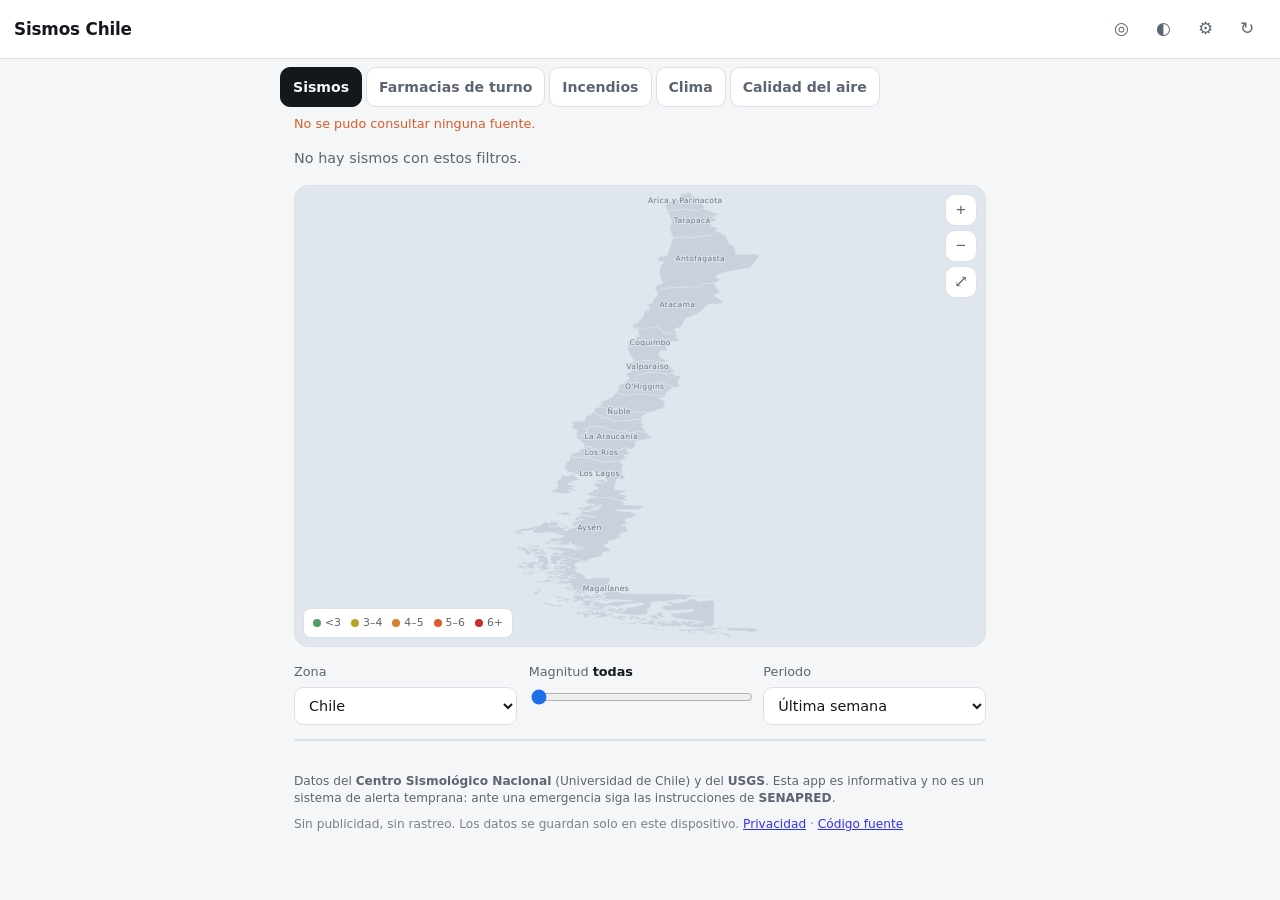
<file: index.html>
<!DOCTYPE html>
<html lang="es-CL">
<head>
<meta charset="utf-8">
<meta name="viewport" content="width=device-width, initial-scale=1, viewport-fit=cover">
<title>Sismos Chile</title>
<meta name="description" content="Sismos, farmacias de turno, clima y calidad del aire en Chile, en tiempo real y con fuentes oficiales. Sin publicidad ni rastreo.">
<meta name="theme-color" content="#0f1216">
<link rel="manifest" href="manifest.webmanifest?v=13">
<link rel="icon" href="icono.svg" type="image/svg+xml">
<link rel="apple-touch-icon" href="icono-180.png">
<link rel="stylesheet" href="app.css?v=13">
</head>
<body>

<header class="barra">
  <h1>Sismos Chile</h1>
  <div class="barra-btns">
    <button id="btn-ubicacion" class="icono" title="Usar mi ubicación" aria-label="Usar mi ubicación">◎</button>
    <button id="btn-tema" class="icono" title="Cambiar tema" aria-label="Cambiar tema">◐</button>
    <button id="btn-ajustes" class="icono" title="Ajustes" aria-label="Ajustes">⚙</button>
    <button id="btn-refrescar" class="icono" title="Actualizar" aria-label="Actualizar">↻</button>
  </div>
</header>

<nav class="pestanias" role="tablist" aria-label="Secciones">
  <button class="pestania" role="tab" data-vista="sismos" aria-selected="true">Sismos</button>
  <button class="pestania" role="tab" data-vista="farmacias" aria-selected="false">Farmacias de turno</button>
  <button class="pestania" role="tab" data-vista="incendios" aria-selected="false">Incendios</button>
  <button class="pestania" role="tab" data-vista="clima" aria-selected="false">Clima</button>
  <button class="pestania" role="tab" data-vista="aire" aria-selected="false">Calidad del aire</button>
</nav>

<p id="estado" class="estado" role="status" aria-live="polite"></p>

<main>
  <section id="resumen" class="resumen"></section>

  <section class="mapa-caja">
    <svg id="mapa" viewBox="0 0 0 0" role="img" aria-label="Mapa de Chile"></svg>
    <div class="mapa-btns">
      <button id="zoom-mas" class="icono" aria-label="Acercar">+</button>
      <button id="zoom-menos" class="icono" aria-label="Alejar">−</button>
      <button id="zoom-reset" class="icono" aria-label="Ajustar el mapa">⤢</button>
    </div>
    <ul id="leyenda" class="leyenda"></ul>
  </section>

  <div class="panel" data-vista="sismos">
    <section class="filtros filtros-3">
      <label class="filtro">
        <span>Zona</span>
        <select id="f-ambito">
          <option value="chile">Chile</option>
          <option value="mundo">Todo el mundo</option>
        </select>
      </label>
      <label class="filtro">
        <span>Magnitud <b id="f-mag-val"></b></span>
        <input id="f-mag" type="range" min="0" max="6" step="0.5">
      </label>
      <label class="filtro">
        <span>Periodo</span>
        <select id="f-dias">
          <option value="1">Últimas 24 horas</option>
          <option value="3">Últimos 3 días</option>
          <option value="7">Última semana</option>
          <option value="30">Último mes</option>
        </select>
      </label>
    </section>
    <section id="lista" class="lista"></section>
  </div>

  <div class="panel" data-vista="farmacias" hidden>
    <section class="filtros">
      <label class="filtro">
        <span>Comuna</span>
        <select id="f-comuna"><option value="">Todo Chile</option></select>
      </label>
      <label class="filtro check-filtro">
        <span>Disponibilidad</span>
        <label class="check">
          <input id="f-abiertas" type="checkbox">
          <span>Solo las abiertas ahora</span>
        </label>
      </label>
    </section>
    <section id="lista-farmacias" class="lista"></section>
  </div>

  <div class="panel" data-vista="incendios" hidden>
    <section class="filtros">
      <label class="filtro">
        <span>Periodo</span>
        <select id="f-horas">
          <option value="6">Últimas 6 horas</option>
          <option value="12">Últimas 12 horas</option>
          <option value="24" selected>Últimas 24 horas</option>
          <option value="48">Últimas 48 horas</option>
        </select>
      </label>
    </section>
    <section id="lista-incendios" class="lista"></section>
  </div>

  <div class="panel" data-vista="clima" hidden>
    <section class="filtros">
      <label class="filtro">
        <span>Ciudad</span>
        <select id="f-ciudad"></select>
      </label>
    </section>
    <section id="lista-clima"></section>
  </div>

  <div class="panel" data-vista="aire" hidden>
    <section class="filtros">
      <label class="filtro">
        <span>Región</span>
        <select id="f-region"><option value="">Todo Chile</option></select>
      </label>
      <label class="filtro">
        <span>Contaminante</span>
        <select id="f-contaminante">
          <option value="PM25">Material particulado fino (MP-2,5)</option>
          <option value="PM10">Material particulado (MP-10)</option>
          <option value="0008">Ozono</option>
          <option value="0003">Dióxido de nitrógeno</option>
          <option value="0001">Dióxido de azufre</option>
          <option value="0004">Monóxido de carbono</option>
        </select>
      </label>
    </section>
    <section id="lista-aire" class="lista"></section>
  </div>
</main>

<footer>
  <p id="creditos"></p>
  <p class="fina">Sin publicidad, sin rastreo. Los datos se guardan solo en este dispositivo.
     <a href="privacidad.html">Privacidad</a> ·
     <a href="https://github.com/Rodrigobade/sismos-chile">Código fuente</a></p>
</footer>

<dialog id="detalle">
  <button class="cerrar" aria-label="Cerrar">×</button>
  <div id="detalle-cuerpo"></div>
</dialog>

<dialog id="ajustes">
  <button class="cerrar" aria-label="Cerrar">×</button>
  <h2>Ajustes</h2>
  <label class="filtro">
    <span>Avisarme de sismos <b id="f-umbral-val"></b></span>
    <input id="f-umbral" type="range" min="3" max="7" step="0.5">
  </label>
  <label class="check">
    <input id="f-avisos" type="checkbox">
    <span>Activar avisos mientras la app está abierta</span>
  </label>
  <p class="fina">Los avisos llegan cuando la app está abierta o en segundo plano reciente.
     Ningún dato sale de tu teléfono.</p>
</dialog>

<script src="geo.js?v=13"></script>
<script src="geo-chile.js?v=13"></script>
<script src="mundo.js?v=13"></script>
<script src="app.js?v=13"></script>
<script src="aire.js?v=13"></script>
<script src="farmacias.js?v=13"></script>
<script src="clima.js?v=13"></script>
<script src="incendios.js?v=13"></script>
</body>
</html>
</file>
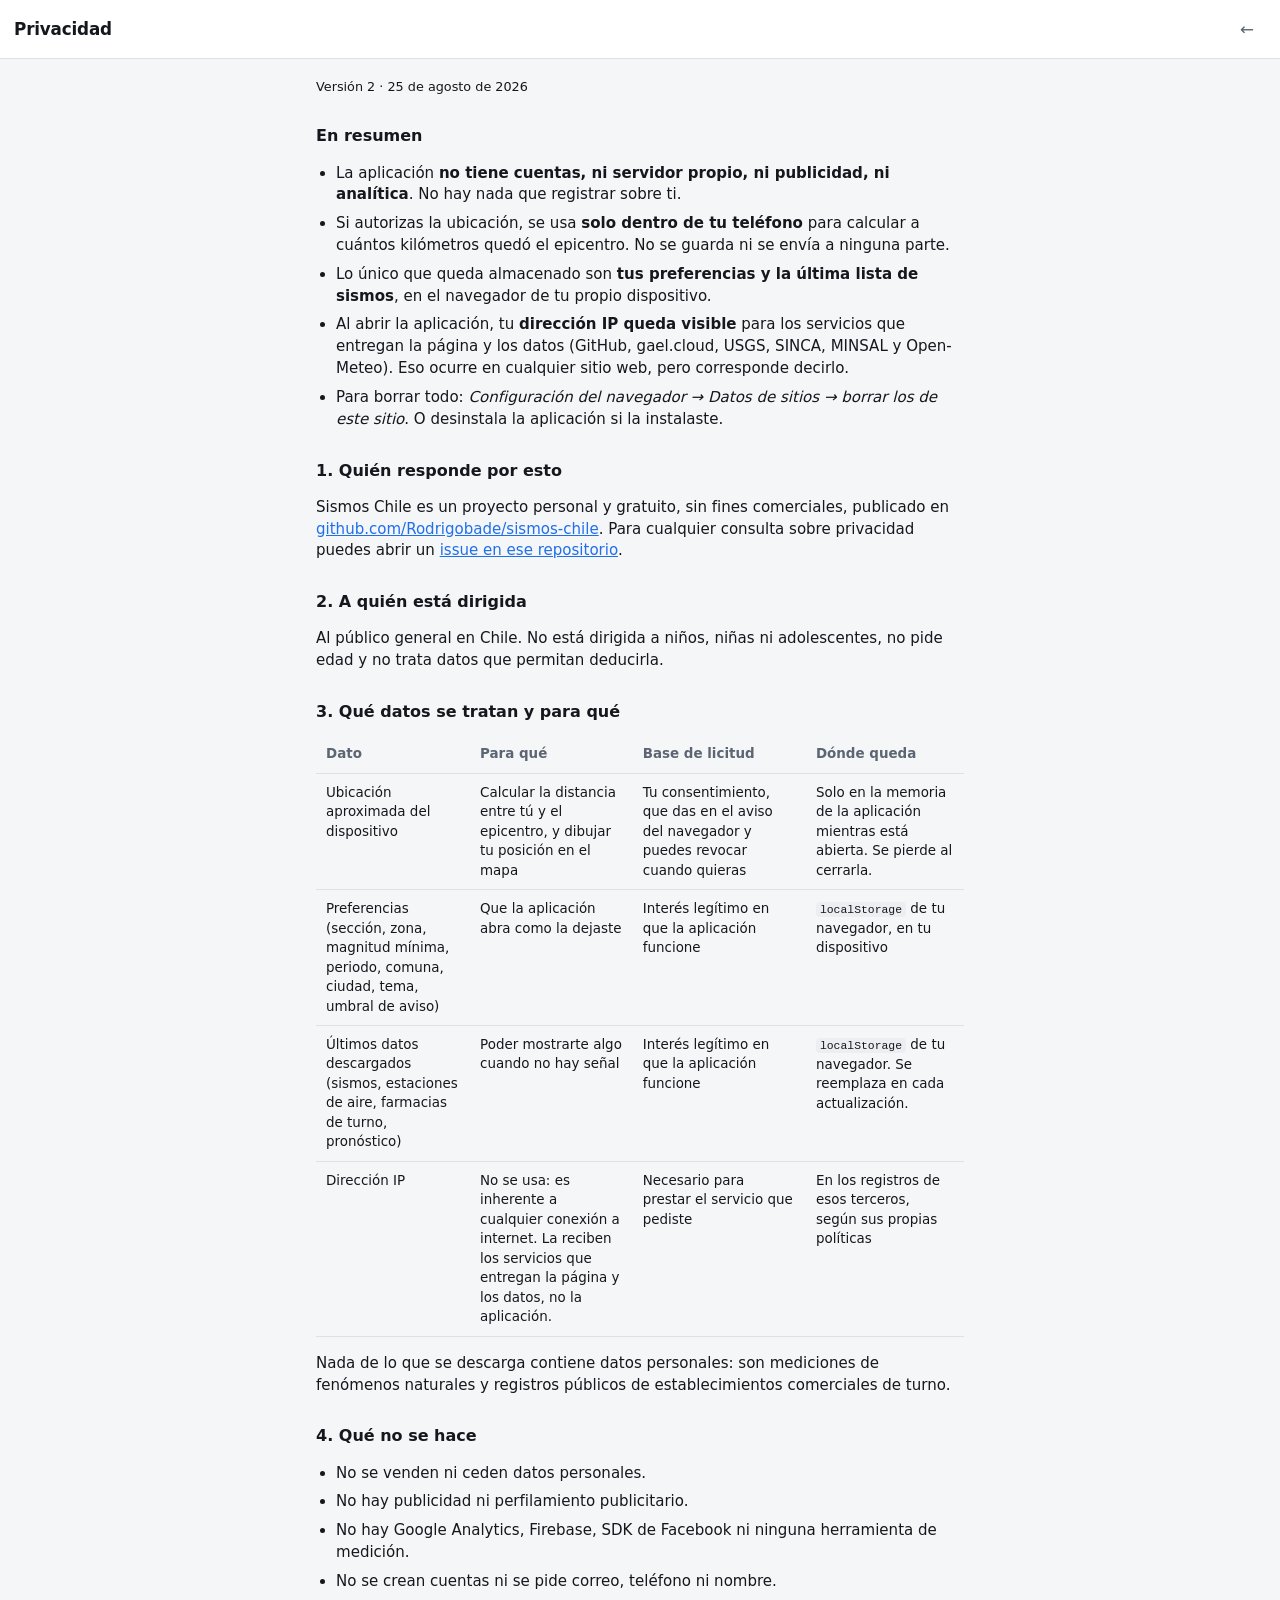
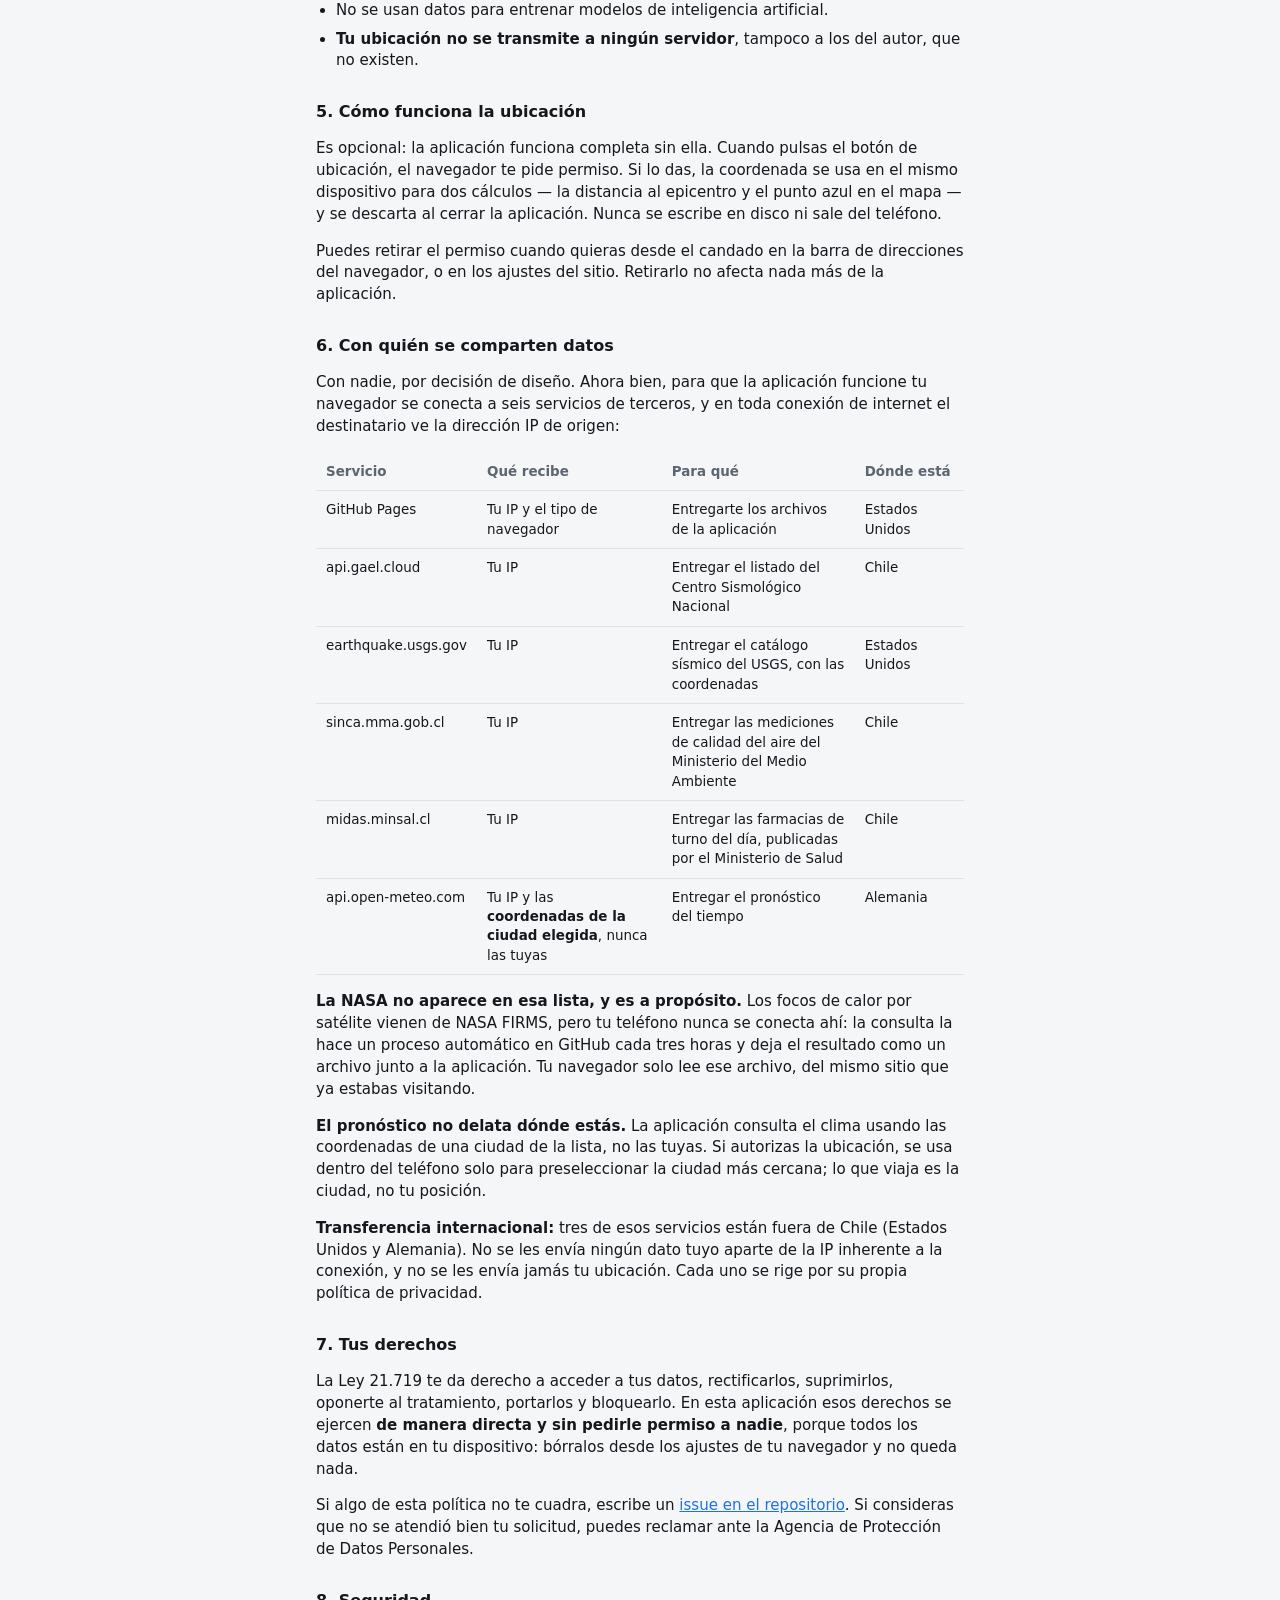
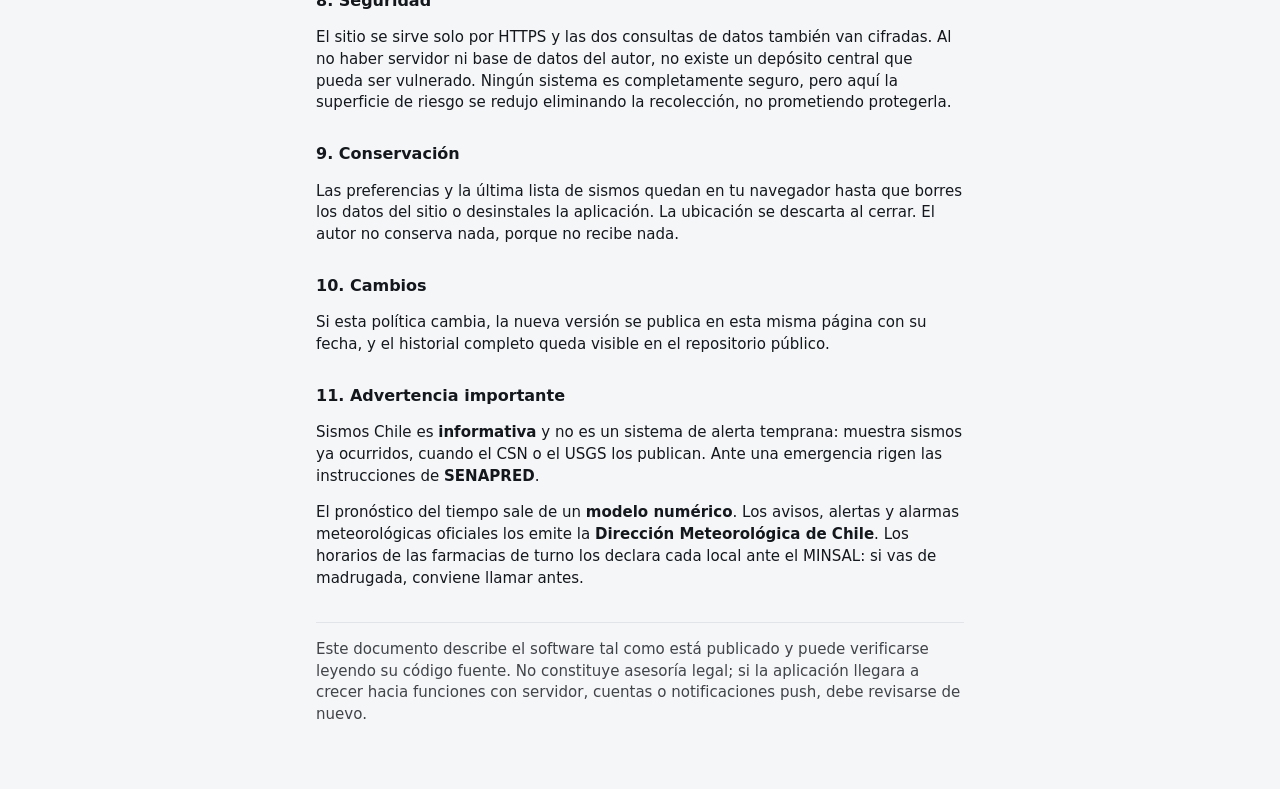
<file: privacidad.html>
<!DOCTYPE html>
<html lang="es-CL">
<head>
<meta charset="utf-8">
<meta name="viewport" content="width=device-width, initial-scale=1, viewport-fit=cover">
<title>Privacidad · Sismos Chile</title>
<meta name="description" content="Qué datos toca la aplicación Sismos Chile y qué no hace con ellos.">
<meta name="theme-color" content="#0f1216">
<link rel="icon" href="icono.svg" type="image/svg+xml">
<link rel="stylesheet" href="app.css?v=13">
</head>
<body>

<header class="barra">
  <h1>Privacidad</h1>
  <div class="barra-btns"><a class="icono" href="./" title="Volver" aria-label="Volver">←</a></div>
</header>

<main class="texto">

<p class="fecha">Versión 2 · 25 de agosto de 2026</p>

<h2>En resumen</h2>
<ul class="resumen-lista">
  <li>La aplicación <strong>no tiene cuentas, ni servidor propio, ni publicidad, ni analítica</strong>.
      No hay nada que registrar sobre ti.</li>
  <li>Si autorizas la ubicación, se usa <strong>solo dentro de tu teléfono</strong> para calcular a
      cuántos kilómetros quedó el epicentro. No se guarda ni se envía a ninguna parte.</li>
  <li>Lo único que queda almacenado son <strong>tus preferencias y la última lista de sismos</strong>,
      en el navegador de tu propio dispositivo.</li>
  <li>Al abrir la aplicación, tu <strong>dirección IP queda visible</strong> para los servicios
      que entregan la página y los datos (GitHub, gael.cloud, USGS, SINCA, MINSAL y Open-Meteo).
      Eso ocurre en cualquier sitio web, pero corresponde decirlo.</li>
  <li>Para borrar todo: <em>Configuración del navegador → Datos de sitios → borrar los de este
      sitio</em>. O desinstala la aplicación si la instalaste.</li>
</ul>

<h2>1. Quién responde por esto</h2>
<p>Sismos Chile es un proyecto personal y gratuito, sin fines comerciales, publicado en
   <a href="https://github.com/Rodrigobade/sismos-chile">github.com/Rodrigobade/sismos-chile</a>.
   Para cualquier consulta sobre privacidad puedes abrir un
   <a href="https://github.com/Rodrigobade/sismos-chile/issues">issue en ese repositorio</a>.</p>

<h2>2. A quién está dirigida</h2>
<p>Al público general en Chile. No está dirigida a niños, niñas ni adolescentes, no pide edad y no
   trata datos que permitan deducirla.</p>

<h2>3. Qué datos se tratan y para qué</h2>

<div class="tabla-scroll">
<table>
<thead>
  <tr><th>Dato</th><th>Para qué</th><th>Base de licitud</th><th>Dónde queda</th></tr>
</thead>
<tbody>
  <tr>
    <td>Ubicación aproximada del dispositivo</td>
    <td>Calcular la distancia entre tú y el epicentro, y dibujar tu posición en el mapa</td>
    <td>Tu consentimiento, que das en el aviso del navegador y puedes revocar cuando quieras</td>
    <td>Solo en la memoria de la aplicación mientras está abierta. Se pierde al cerrarla.</td>
  </tr>
  <tr>
    <td>Preferencias (sección, zona, magnitud mínima, periodo, comuna, ciudad, tema, umbral de aviso)</td>
    <td>Que la aplicación abra como la dejaste</td>
    <td>Interés legítimo en que la aplicación funcione</td>
    <td><code>localStorage</code> de tu navegador, en tu dispositivo</td>
  </tr>
  <tr>
    <td>Últimos datos descargados (sismos, estaciones de aire, farmacias de turno, pronóstico)</td>
    <td>Poder mostrarte algo cuando no hay señal</td>
    <td>Interés legítimo en que la aplicación funcione</td>
    <td><code>localStorage</code> de tu navegador. Se reemplaza en cada actualización.</td>
  </tr>
  <tr>
    <td>Dirección IP</td>
    <td>No se usa: es inherente a cualquier conexión a internet. La reciben los servicios
        que entregan la página y los datos, no la aplicación.</td>
    <td>Necesario para prestar el servicio que pediste</td>
    <td>En los registros de esos terceros, según sus propias políticas</td>
  </tr>
</tbody>
</table>
</div>

<p>Nada de lo que se descarga contiene datos personales: son mediciones de fenómenos naturales y
   registros públicos de establecimientos comerciales de turno.</p>

<h2>4. Qué no se hace</h2>
<ul>
  <li>No se venden ni ceden datos personales.</li>
  <li>No hay publicidad ni perfilamiento publicitario.</li>
  <li>No hay Google Analytics, Firebase, SDK de Facebook ni ninguna herramienta de medición.</li>
  <li>No se crean cuentas ni se pide correo, teléfono ni nombre.</li>
  <li>No se usan datos para entrenar modelos de inteligencia artificial.</li>
  <li><strong>Tu ubicación no se transmite a ningún servidor</strong>, tampoco a los del autor,
      que no existen.</li>
</ul>

<h2>5. Cómo funciona la ubicación</h2>
<p>Es opcional: la aplicación funciona completa sin ella. Cuando pulsas el botón de ubicación, el
   navegador te pide permiso. Si lo das, la coordenada se usa en el mismo dispositivo para dos
   cálculos — la distancia al epicentro y el punto azul en el mapa — y se descarta al cerrar la
   aplicación. Nunca se escribe en disco ni sale del teléfono.</p>
<p>Puedes retirar el permiso cuando quieras desde el candado en la barra de direcciones del
   navegador, o en los ajustes del sitio. Retirarlo no afecta nada más de la aplicación.</p>

<h2>6. Con quién se comparten datos</h2>
<p>Con nadie, por decisión de diseño. Ahora bien, para que la aplicación funcione tu navegador se
   conecta a seis servicios de terceros, y en toda conexión de internet el destinatario ve la
   dirección IP de origen:</p>

<div class="tabla-scroll">
<table>
<thead>
  <tr><th>Servicio</th><th>Qué recibe</th><th>Para qué</th><th>Dónde está</th></tr>
</thead>
<tbody>
  <tr>
    <td>GitHub Pages</td><td>Tu IP y el tipo de navegador</td>
    <td>Entregarte los archivos de la aplicación</td><td>Estados Unidos</td>
  </tr>
  <tr>
    <td>api.gael.cloud</td><td>Tu IP</td>
    <td>Entregar el listado del Centro Sismológico Nacional</td><td>Chile</td>
  </tr>
  <tr>
    <td>earthquake.usgs.gov</td><td>Tu IP</td>
    <td>Entregar el catálogo sísmico del USGS, con las coordenadas</td><td>Estados Unidos</td>
  </tr>
  <tr>
    <td>sinca.mma.gob.cl</td><td>Tu IP</td>
    <td>Entregar las mediciones de calidad del aire del Ministerio del Medio Ambiente</td>
    <td>Chile</td>
  </tr>
  <tr>
    <td>midas.minsal.cl</td><td>Tu IP</td>
    <td>Entregar las farmacias de turno del día, publicadas por el Ministerio de Salud</td>
    <td>Chile</td>
  </tr>
  <tr>
    <td>api.open-meteo.com</td>
    <td>Tu IP y las <strong>coordenadas de la ciudad elegida</strong>, nunca las tuyas</td>
    <td>Entregar el pronóstico del tiempo</td><td>Alemania</td>
  </tr>
</tbody>
</table>
</div>

<p><strong>La NASA no aparece en esa lista, y es a propósito.</strong> Los focos de calor por
   satélite vienen de NASA FIRMS, pero tu teléfono nunca se conecta ahí: la consulta la hace un
   proceso automático en GitHub cada tres horas y deja el resultado como un archivo junto a la
   aplicación. Tu navegador solo lee ese archivo, del mismo sitio que ya estabas visitando.</p>

<p><strong>El pronóstico no delata dónde estás.</strong> La aplicación consulta el clima usando las
   coordenadas de una ciudad de la lista, no las tuyas. Si autorizas la ubicación, se usa dentro
   del teléfono solo para preseleccionar la ciudad más cercana; lo que viaja es la ciudad, no tu
   posición.</p>

<p><strong>Transferencia internacional:</strong> tres de esos servicios están fuera de Chile
   (Estados Unidos y Alemania). No se les envía ningún dato tuyo aparte de la IP inherente a la
   conexión, y no se les envía jamás tu ubicación. Cada uno se rige por su propia política de
   privacidad.</p>

<h2>7. Tus derechos</h2>
<p>La Ley 21.719 te da derecho a acceder a tus datos, rectificarlos, suprimirlos, oponerte al
   tratamiento, portarlos y bloquearlo. En esta aplicación esos derechos se ejercen <strong>de
   manera directa y sin pedirle permiso a nadie</strong>, porque todos los datos están en tu
   dispositivo: bórralos desde los ajustes de tu navegador y no queda nada.</p>
<p>Si algo de esta política no te cuadra, escribe un
   <a href="https://github.com/Rodrigobade/sismos-chile/issues">issue en el repositorio</a>.
   Si consideras que no se atendió bien tu solicitud, puedes reclamar ante la Agencia de
   Protección de Datos Personales.</p>

<h2>8. Seguridad</h2>
<p>El sitio se sirve solo por HTTPS y las dos consultas de datos también van cifradas. Al no haber
   servidor ni base de datos del autor, no existe un depósito central que pueda ser vulnerado.
   Ningún sistema es completamente seguro, pero aquí la superficie de riesgo se redujo eliminando
   la recolección, no prometiendo protegerla.</p>

<h2>9. Conservación</h2>
<p>Las preferencias y la última lista de sismos quedan en tu navegador hasta que borres los datos
   del sitio o desinstales la aplicación. La ubicación se descarta al cerrar. El autor no conserva
   nada, porque no recibe nada.</p>

<h2>10. Cambios</h2>
<p>Si esta política cambia, la nueva versión se publica en esta misma página con su fecha, y el
   historial completo queda visible en el repositorio público.</p>

<h2>11. Advertencia importante</h2>
<p>Sismos Chile es <strong>informativa</strong> y no es un sistema de alerta temprana: muestra
   sismos ya ocurridos, cuando el CSN o el USGS los publican. Ante una emergencia rigen las
   instrucciones de <strong>SENAPRED</strong>.</p>
<p>El pronóstico del tiempo sale de un <strong>modelo numérico</strong>. Los avisos, alertas y
   alarmas meteorológicas oficiales los emite la <strong>Dirección Meteorológica de Chile</strong>.
   Los horarios de las farmacias de turno los declara cada local ante el MINSAL: si vas de
   madrugada, conviene llamar antes.</p>

<p class="fina aviso">Este documento describe el software tal como está publicado y puede
   verificarse leyendo su código fuente. No constituye asesoría legal; si la aplicación llegara a
   crecer hacia funciones con servidor, cuentas o notificaciones push, debe revisarse de nuevo.</p>

</main>
</body>
</html>
</file>
<file: app.css>
/* app.css — Sismos Chile */

:root {
  --fondo: #f5f6f8;
  --superficie: #ffffff;
  --superficie-2: #eceef2;
  --texto: #14181d;
  --texto-2: #5c6572;
  --borde: #dde1e7;
  --acento: #1f6feb;
  --mar: #dfe6ee;
  --tierra: #c9d2dc;
  --n1: #4f9d69;
  --n2: #b9a227;
  --n3: #d9822b;
  --n4: #d95c2b;
  --n5: #c62f2f;
  --n6: #8b1a5a;
  --sombra: 0 1px 3px rgba(20,24,29,.10), 0 6px 20px rgba(20,24,29,.06);
}

@media (prefers-color-scheme: dark) {
  :root:not([data-tema="light"]) {
    --fondo: #0f1216;
    --superficie: #171c22;
    --superficie-2: #1f262e;
    --texto: #e8ecf1;
    --texto-2: #98a3b0;
    --borde: #2a323b;
    --acento: #5a9bff;
    --mar: #131920;
    --tierra: #2b3540;
    --n1: #58b47a;
    --n2: #d4bb37;
    --n3: #eb9a45;
    --n4: #f0703c;
    --n5: #e64848;
    --n6: #e0508f;
    --sombra: 0 1px 3px rgba(0,0,0,.5), 0 8px 24px rgba(0,0,0,.35);
  }
}

:root[data-tema="dark"] {
  --fondo: #0f1216;
  --superficie: #171c22;
  --superficie-2: #1f262e;
  --texto: #e8ecf1;
  --texto-2: #98a3b0;
  --borde: #2a323b;
  --acento: #5a9bff;
  --mar: #131920;
  --tierra: #2b3540;
  --n1: #58b47a;
  --n2: #d4bb37;
  --n3: #eb9a45;
  --n4: #f0703c;
  --n5: #e64848;
  --n6: #e0508f;
  --sombra: 0 1px 3px rgba(0,0,0,.5), 0 8px 24px rgba(0,0,0,.35);
}

* { box-sizing: border-box; }

body {
  margin: 0;
  padding: 0 0 env(safe-area-inset-bottom);
  background: var(--fondo);
  color: var(--texto);
  font: 16px/1.45 system-ui, -apple-system, "Segoe UI", Roboto, sans-serif;
  -webkit-text-size-adjust: 100%;
}

main { max-width: 720px; margin: 0 auto; padding: 0 14px 32px; }

/* ---- barra ---- */

.barra {
  position: sticky; top: 0; z-index: 10;
  display: flex; align-items: center; justify-content: space-between;
  gap: 10px;
  padding: max(10px, env(safe-area-inset-top)) 14px 10px;
  background: var(--superficie);
  border-bottom: 1px solid var(--borde);
}

.barra h1 { margin: 0; font-size: 1.05rem; font-weight: 650; letter-spacing: -.01em; }
.barra-btns { display: flex; gap: 4px; }

.icono {
  width: 38px; height: 38px;
  display: grid; place-items: center;
  font-size: 1.05rem; line-height: 1;
  color: var(--texto-2);
  background: transparent;
  border: 1px solid transparent;
  border-radius: 10px;
  cursor: pointer;
}
.icono:hover, .icono:focus-visible { background: var(--superficie-2); color: var(--texto); }

/* ---- pestañas ---- */

.pestanias {
  position: sticky; top: 58px; z-index: 9;
  display: flex; gap: 4px;
  max-width: 720px;
  margin: 0 auto;
  padding: 8px 14px 0;
}
@media (min-width: 748px) { .pestanias { padding-left: 0; padding-right: 0; } }

.pestania {
  flex: 1;
  padding: 9px 12px;
  font: inherit; font-size: .88rem; font-weight: 550;
  color: var(--texto-2);
  background: var(--superficie);
  border: 1px solid var(--borde);
  border-radius: 10px;
  cursor: pointer;
}
.pestania[aria-selected="true"] {
  color: var(--fondo);
  background: var(--texto);
  border-color: var(--texto);
}

.panel[hidden] { display: none; }

.estado {
  max-width: 720px;
  margin: 0 auto;
  padding: 8px 14px 0;
  font-size: .8rem;
  color: var(--texto-2);
  min-height: 1.6em;
}
.estado.alerta { color: var(--n4); }

/* ---- último sismo ---- */

.resumen { margin: 12px 0 16px; }

.ultimo {
  display: grid;
  grid-template-columns: auto 1fr;
  grid-template-areas: "mag etq" "mag lugar" "mag meta";
  gap: 0 16px;
  width: 100%;
  padding: 16px 18px;
  text-align: left;
  background: var(--superficie);
  border: 1px solid var(--borde);
  border-left: 5px solid var(--nivel, var(--borde));
  border-radius: 14px;
  box-shadow: var(--sombra);
  color: inherit;
  cursor: pointer;
  font: inherit;
}
.ultimo.n1 { --nivel: var(--n1); } .ultimo.n2 { --nivel: var(--n2); }
.ultimo.n3 { --nivel: var(--n3); } .ultimo.n4 { --nivel: var(--n4); }
.ultimo.n5 { --nivel: var(--n5); } .ultimo.n6 { --nivel: var(--n6); }

.ultimo-etq   { grid-area: etq; font-size: .72rem; text-transform: uppercase;
                letter-spacing: .08em; color: var(--texto-2); }
.ultimo-mag   { grid-area: mag; align-self: center;
                font-size: 2.9rem; font-weight: 700; line-height: 1;
                font-variant-numeric: tabular-nums; color: var(--nivel); }
.ultimo-lugar { grid-area: lugar; font-size: 1.05rem; font-weight: 600; margin: 2px 0; }
.ultimo-meta  { grid-area: meta; font-size: .82rem; color: var(--texto-2); }
.dist { color: var(--acento); }

.conteo { margin: 10px 2px 0; font-size: .8rem; color: var(--texto-2); }
.vacio  { color: var(--texto-2); font-size: .9rem; }

/* ---- mapa ---- */

.mapa-caja {
  position: relative;
  background: var(--mar);
  border: 1px solid var(--borde);
  border-radius: 14px;
  overflow: hidden;
  margin-bottom: 16px;
}

#mapa {
  display: block;
  width: 100%;
  height: min(58vh, 460px);
  touch-action: none;
  cursor: grab;
}

/* Las regiones se dibujan una por una: el borde tenue deja distinguirlas sin
   convertir el mapa en un rompecabezas. */
.tierra { fill: var(--tierra); stroke: var(--mar); stroke-width: .5; stroke-opacity: .9; }
.ciudad { fill: var(--texto-2); opacity: .65; }
.etq    { fill: var(--texto-2); font-size: 7px; opacity: .8;
          font-family: system-ui, sans-serif; }

.pt { stroke: var(--fondo); stroke-width: .5; cursor: pointer; }
.pt.n1 { fill: var(--n1); } .pt.n2 { fill: var(--n2); } .pt.n3 { fill: var(--n3); }
.pt.n4 { fill: var(--n4); } .pt.n5 { fill: var(--n5); } .pt.n6 { fill: var(--n6); }
.pt.estimado { fill-opacity: .35; stroke: currentColor; stroke-dasharray: 1 1; }
.pt.n1.estimado { color: var(--n1); } .pt.n2.estimado { color: var(--n2); }
.pt.n3.estimado { color: var(--n3); } .pt.n4.estimado { color: var(--n4); }
.pt.n5.estimado { color: var(--n5); } .pt.n6.estimado { color: var(--n6); }

.yo { fill: var(--acento); stroke: var(--superficie); stroke-width: 1; }

.mapa-btns {
  position: absolute; top: 8px; right: 8px;
  display: flex; flex-direction: column; gap: 4px;
}
.mapa-btns .icono {
  width: 32px; height: 32px;
  background: var(--superficie);
  border: 1px solid var(--borde);
}

.leyenda {
  position: absolute; left: 8px; bottom: 8px;
  display: flex; gap: 10px;
  margin: 0; padding: 6px 9px;
  list-style: none;
  font-size: .68rem;
  color: var(--texto-2);
  background: var(--superficie);
  border: 1px solid var(--borde);
  border-radius: 8px;
}
.leyenda li { display: flex; align-items: center; gap: 4px; }
.leyenda i { width: 8px; height: 8px; border-radius: 50%; }
.leyenda .n1 { background: var(--n1); } .leyenda .n2 { background: var(--n2); }
.leyenda .n3 { background: var(--n3); } .leyenda .n4 { background: var(--n4); }
.leyenda .n5 { background: var(--n5); }

/* ---- filtros ---- */

.filtros {
  display: grid;
  grid-template-columns: 1fr 1fr;
  gap: 12px;
  margin-bottom: 14px;
}
@media (max-width: 460px) { .filtros { grid-template-columns: 1fr; } }

.filtro { display: block; font-size: .8rem; color: var(--texto-2); }
.filtro > span { display: block; margin-bottom: 5px; }
.filtro b { color: var(--texto); font-variant-numeric: tabular-nums; }
.filtro input[type=range] { width: 100%; accent-color: var(--acento); }
.filtro select {
  width: 100%; padding: 9px 10px;
  font: inherit; font-size: .9rem;
  color: var(--texto);
  background: var(--superficie);
  border: 1px solid var(--borde);
  border-radius: 9px;
}

.check { display: flex; align-items: flex-start; gap: 9px; margin: 14px 0; font-size: .9rem; }
.check input { margin-top: 3px; accent-color: var(--acento); }

/* ---- lista ---- */

.lista {
  background: var(--superficie);
  border: 1px solid var(--borde);
  border-radius: 14px;
  overflow: hidden;
}

.fila {
  display: flex; align-items: center; gap: 12px;
  width: 100%;
  padding: 11px 14px;
  text-align: left;
  background: none;
  border: 0;
  border-bottom: 1px solid var(--borde);
  color: inherit;
  font: inherit;
  cursor: pointer;
}
.fila:last-child { border-bottom: 0; }
.fila:hover, .fila:focus-visible { background: var(--superficie-2); }

.mag {
  flex: 0 0 46px;
  padding: 5px 0;
  text-align: center;
  font-size: 1rem; font-weight: 700;
  font-variant-numeric: tabular-nums;
  color: #fff;
  border-radius: 8px;
}
.mag.n1 { background: var(--n1); } .mag.n2 { background: var(--n2); }
.mag.n3 { background: var(--n3); } .mag.n4 { background: var(--n4); }
.mag.n5 { background: var(--n5); } .mag.n6 { background: var(--n6); }

.fila-txt { flex: 1 1 auto; min-width: 0; display: block; }
.lugar { display: block; font-size: .93rem; font-weight: 550;
         overflow: hidden; text-overflow: ellipsis; white-space: nowrap; }
.meta  { display: block; font-size: .76rem; color: var(--texto-2); }
.hace  { flex: 0 0 auto; font-size: .74rem; color: var(--texto-2); white-space: nowrap; }

.badge {
  display: inline-block;
  padding: 0 5px;
  font-size: .64rem; font-weight: 600; letter-spacing: .04em;
  color: var(--texto-2);
  background: var(--superficie-2);
  border: 1px solid var(--borde);
  border-radius: 5px;
}

/* ---- pie ---- */

footer {
  max-width: 720px;
  margin: 0 auto;
  padding: 0 14px 40px;
  font-size: .76rem;
  color: var(--texto-2);
}
footer p { margin: 0 0 8px; }
.fina { opacity: .8; }

/* ---- diálogos ---- */

dialog {
  width: min(520px, calc(100vw - 24px));
  padding: 22px;
  color: var(--texto);
  background: var(--superficie);
  border: 1px solid var(--borde);
  border-radius: 16px;
  box-shadow: var(--sombra);
}
dialog::backdrop { background: rgba(0,0,0,.5); }
dialog h2 { margin: 0 0 12px; font-size: 1.05rem; }

.cerrar {
  position: absolute; top: 10px; right: 12px;
  width: 32px; height: 32px;
  font-size: 1.3rem; line-height: 1;
  color: var(--texto-2);
  background: none; border: 0; border-radius: 8px;
  cursor: pointer;
}
.cerrar:hover { background: var(--superficie-2); }

.det-cab { display: flex; align-items: baseline; gap: 10px; margin-bottom: 6px; }
.det-cab.n1 { --nivel: var(--n1); } .det-cab.n2 { --nivel: var(--n2); }
.det-cab.n3 { --nivel: var(--n3); } .det-cab.n4 { --nivel: var(--n4); }
.det-cab.n5 { --nivel: var(--n5); } .det-cab.n6 { --nivel: var(--n6); }
.det-mag { font-size: 2.6rem; font-weight: 700; line-height: 1;
           font-variant-numeric: tabular-nums; color: var(--nivel); }
.det-nivel { font-size: .85rem; text-transform: uppercase; letter-spacing: .07em;
             color: var(--nivel); }

#detalle h2 { margin: 0 0 14px; font-size: 1.1rem; }
dl { margin: 0; }
.dato { display: flex; justify-content: space-between; gap: 14px;
        padding: 9px 0; border-bottom: 1px solid var(--borde); }
.dato dt { font-size: .84rem; color: var(--texto-2); }
.dato dd { margin: 0; font-size: .9rem; text-align: right;
           font-variant-numeric: tabular-nums; }
.dato em { color: var(--texto-2); font-size: .8rem; }

.det-acciones { display: flex; gap: 8px; margin-top: 16px; }
.btn {
  flex: 1;
  padding: 11px 14px;
  text-align: center; text-decoration: none;
  font: inherit; font-size: .9rem; font-weight: 550;
  color: var(--texto);
  background: var(--superficie-2);
  border: 1px solid var(--borde);
  border-radius: 10px;
  cursor: pointer;
}
.btn:hover { border-color: var(--acento); color: var(--acento); }

/* ---- página de privacidad ---- */

.texto { max-width: 680px; margin: 0 auto; padding: 6px 16px 48px; font-size: .94rem; }
.texto h2 { margin: 28px 0 10px; font-size: 1rem; font-weight: 650; }
.texto p, .texto li { color: var(--texto); }
.texto ul { padding-left: 20px; }
.texto li { margin-bottom: 7px; }
.texto a { color: var(--acento); }
.texto code { padding: 1px 4px; font-size: .85em;
              background: var(--superficie-2); border-radius: 4px; }
.fecha { color: var(--texto-2); font-size: .8rem; }
.resumen-lista { padding-left: 20px; }
.aviso { margin-top: 32px; padding-top: 16px; border-top: 1px solid var(--borde); }

.tabla-scroll { overflow-x: auto; margin: 12px 0 16px; }
.texto table { width: 100%; min-width: 520px; border-collapse: collapse; font-size: .84rem; }
.texto th, .texto td { padding: 9px 10px; text-align: left; vertical-align: top;
                       border-bottom: 1px solid var(--borde); }
.texto th { color: var(--texto-2); font-weight: 600; white-space: nowrap; }

.barra a.icono { text-decoration: none; }

@media (prefers-reduced-motion: no-preference) {
  .fila, .btn, .icono { transition: background-color .12s ease, color .12s ease; }
}

/* ---- estaciones sin medición ---- */

.pt.sin  { fill: var(--texto-2); fill-opacity: .35; }
.mag.sin { color: var(--texto-2); background: var(--superficie-2);
           border: 1px solid var(--borde); }
.ultimo.sin, .det-cab.sin { --nivel: var(--texto-2); }
.leyenda .n6 { background: var(--n6); }

/* ---- pestañas con scroll cuando no caben ---- */

.pestanias { overflow-x: auto; scrollbar-width: none; }
.pestanias::-webkit-scrollbar { display: none; }
.pestania { flex: 0 0 auto; white-space: nowrap; }

.filtros-3 { grid-template-columns: repeat(3, 1fr); }
@media (max-width: 620px) { .filtros-3 { grid-template-columns: 1fr; } }

.check-filtro .check { margin: 0; padding: 7px 0; font-size: .85rem; }
.mapa-caja[hidden] { display: none; }

/* ---- clima ---- */

.clima-ahora {
  padding: 18px;
  background: var(--superficie);
  border: 1px solid var(--borde);
  border-radius: 14px;
  box-shadow: var(--sombra);
}

.clima-cab { display: flex; align-items: center; gap: 14px; flex-wrap: wrap; }
.clima-icono { font-size: 2.6rem; line-height: 1; }
.clima-temp  { display: block; font-size: 2.6rem; font-weight: 700; line-height: 1;
               font-variant-numeric: tabular-nums; }
.clima-cond  { display: block; font-size: .88rem; color: var(--texto-2); margin-top: 3px; }
.clima-lugar { margin-left: auto; font-size: .9rem; font-weight: 600; color: var(--texto-2); }

.clima-datos {
  display: grid; grid-template-columns: repeat(3, 1fr); gap: 8px;
  margin-top: 16px;
}
@media (max-width: 420px) { .clima-datos { grid-template-columns: repeat(2, 1fr); } }

.clima-celda {
  padding: 10px;
  background: var(--superficie-2);
  border-radius: 10px;
  text-align: center;
}
.cv { display: block; font-size: 1.05rem; font-weight: 650; font-variant-numeric: tabular-nums; }
.ce { display: block; font-size: .72rem; color: var(--texto-2); margin-top: 2px; }

.pronostico {
  background: var(--superficie);
  border: 1px solid var(--borde);
  border-radius: 14px;
  overflow: hidden;
}
.dia {
  display: grid;
  grid-template-columns: 1fr auto 3.4rem 4.6rem;
  align-items: center; gap: 10px;
  padding: 11px 14px;
  border-bottom: 1px solid var(--borde);
}
.dia:last-child { border-bottom: 0; }
.dia-nombre { font-size: .9rem; font-weight: 550; text-transform: capitalize; }
.dia-icono  { font-size: 1.2rem; }
.dia-lluvia { font-size: .78rem; color: var(--acento); text-align: right;
              font-variant-numeric: tabular-nums; }
.dia-temps  { text-align: right; font-size: .9rem; font-variant-numeric: tabular-nums; }
.dia-temps span { color: var(--texto-2); }

.avisos {
  margin-bottom: 14px;
  padding: 14px 16px;
  background: var(--superficie);
  border: 1px solid var(--borde);
  border-left: 5px solid var(--n3);
  border-radius: 12px;
  font-size: .88rem;
}
.avisos ul { margin: 8px 0; padding-left: 20px; }
.avisos li { margin-bottom: 4px; }
.avisos .fina { margin: 8px 0 0; font-size: .76rem; color: var(--texto-2); }

/* Nombres de región: van centrados sobre la región, no marcan un punto. */
.etq-region {
  text-anchor: middle;
  fill: var(--texto-2);
  font-size: 6.5px;
  opacity: .85;
  letter-spacing: .3px;
  pointer-events: none;
  /* Halo del color del mar, para que el nombre siga leyéndose cuando le cae
     encima un epicentro. */
  paint-order: stroke;
  stroke: var(--mar);
  stroke-width: 2px;
  stroke-linejoin: round;
}
</file>
